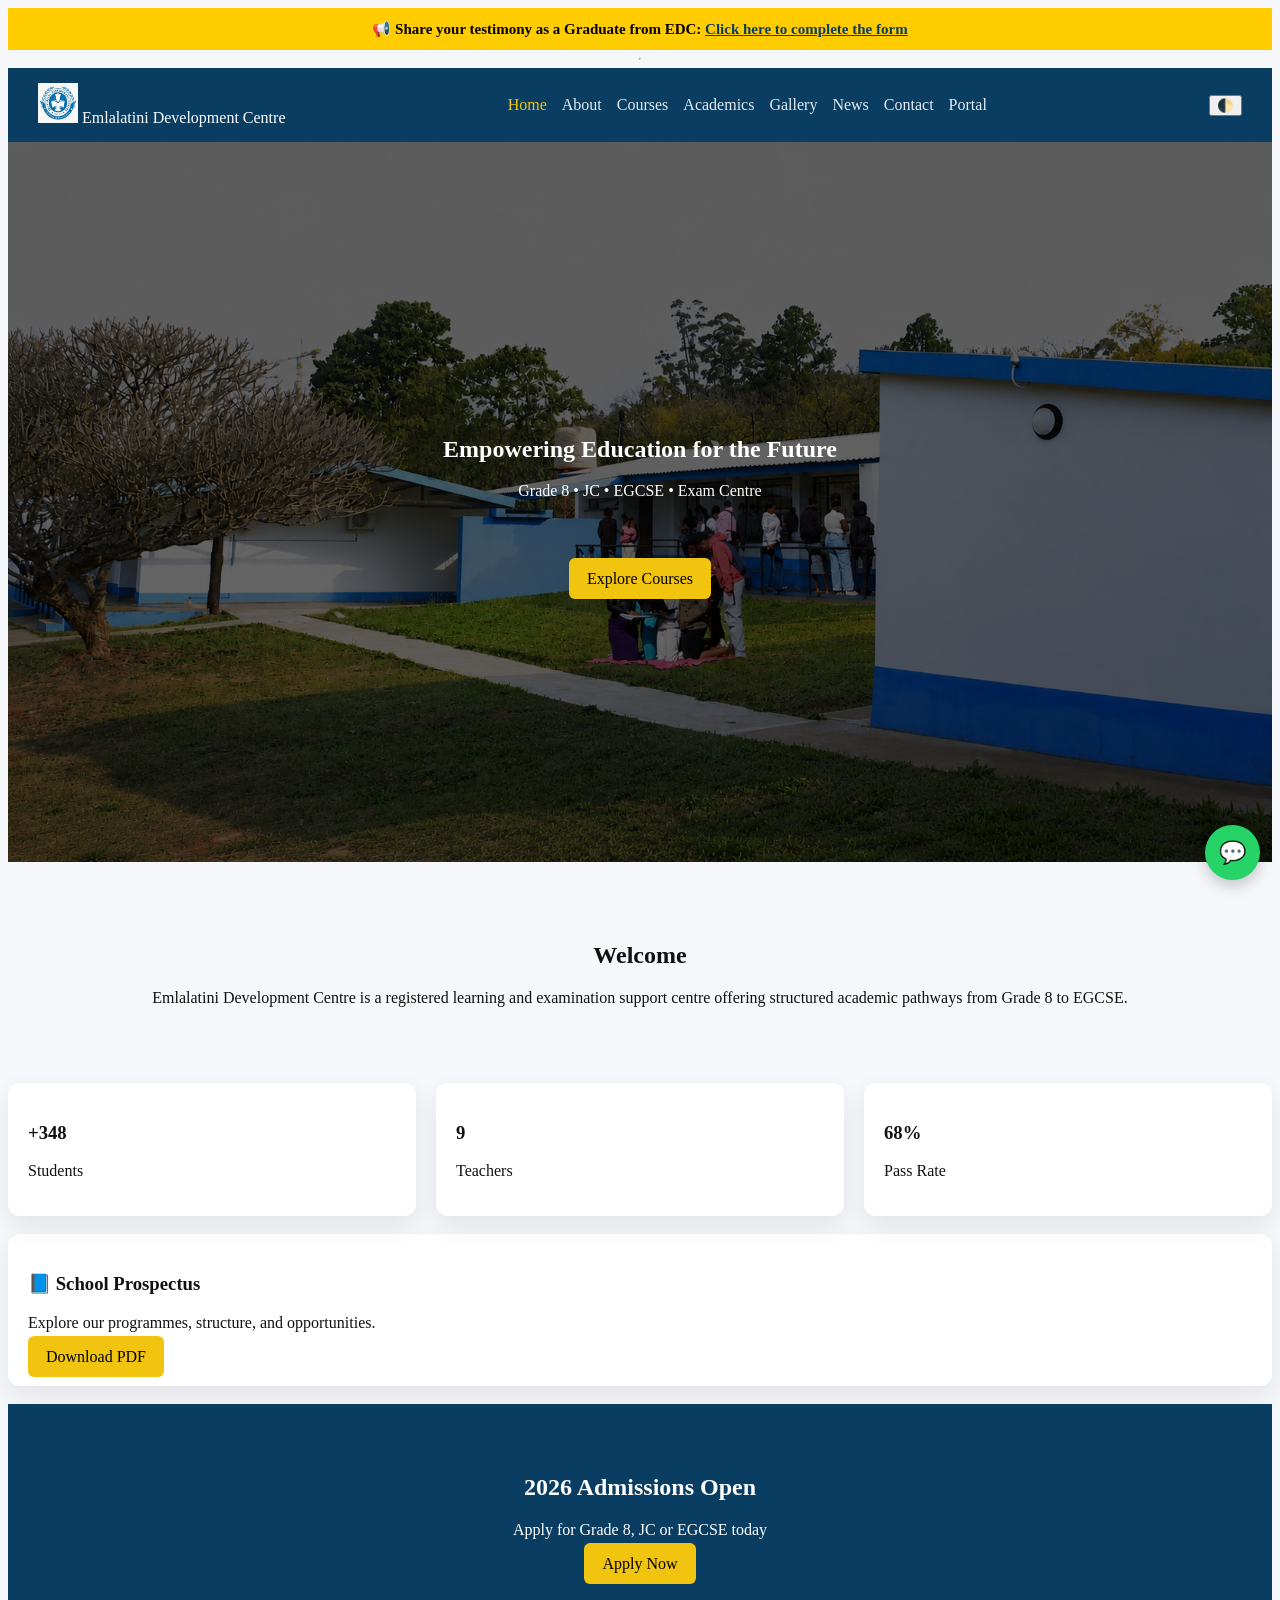
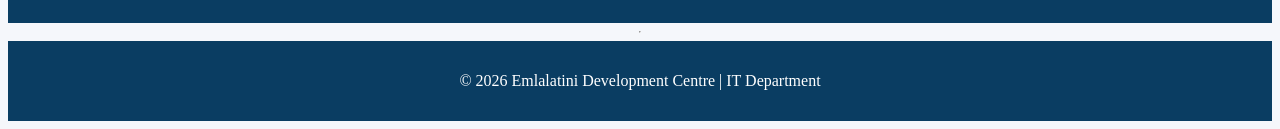
<file: index.html>
<!-- =====================================================
EMLALATINI DEVELOPMENT CENTRE - FINAL FRONTEND POLISH (LEVEL 3.5)
UX REFINED + CONSISTENT DESIGN + UPDATED COURSES + EXAM CENTRE
===================================================== -->


<!-- ================== index.html ================== -->
<!DOCTYPE html>
<html lang="en">
<head>
<meta charset="UTF-8">
<meta name="viewport" content="width=device-width, initial-scale=1.0">
<title>Emlalatini Development Centre | Home</title>
<meta name="description" content="Emlalatini Development Centre - Grade 8, JC, EGCSE and Exam Centre in Eswatini.">
<link href="https://fonts.googleapis.com/css2?family=Poppins:wght@300;400;500;600&display=swap" rel="stylesheet">
<link rel="stylesheet" href="style.css">
<script defer src="script.js"></script>
<link rel="icon" type="image/png" href="images/logo.png">

<!-- Google tag (gtag.js) -->
<script async src="https://www.googletagmanager.com/gtag/js?id=G-715D47XJZZ"></script>
<script>
  window.dataLayer = window.dataLayer || [];
  function gtag(){dataLayer.push(arguments);}
  gtag('js', new Date());

  gtag('config', 'G-715D47XJZZ');
</script>
  
</head>
<body>
<!-- CONSENT NOTICE -->
<div class="top-alert">
  📢 Share your testimony as a Graduate from EDC:
  <a href="https://forms.gle/ET1iYyrQh1qqPaEd9" target="_blank">
    Click here to complete the form
  </a>
</div>
  <hr>
<header class="header">
 <div class="logo" onclick="window.location='index.html'">
  <img src="images/logo.png" alt="Logo">
  <span>Emlalatini Development Centre</span>
</div>
  

  <nav id="nav">
    <a class="active" href="index.html">Home</a>
    <a href="about.html">About</a>
    <a href="courses.html">Courses</a>
    <a href="academics.html">Academics</a>
    <a href="gallery.html">Gallery</a>
    <a href="news.html">News</a>
    <a href="contact.html">Contact</a>
    <a href="login.html">Portal</a>
  </nav>
  <div class="actions">
    <button onclick="toggleDarkMode()" class="dark-btn">🌓</button>
    <div class="menu-toggle" onclick="toggleMenu()">☰</div>
  </div>
</header>

<section class="hero">
  <div class="hero-overlay"></div>
  <div class="hero-content">
    <h1>Empowering Education for the Future</h1>
    <p>Grade 8 • JC • EGCSE • Exam Centre</p><br><br><br>
    <a href="courses.html" class="btn">Explore Courses</a>
  </div>
</section>

<section class="section reveal">
  <h2>Welcome</h2>
  <p>Emlalatini Development Centre is a registered learning and examination support centre offering structured academic pathways from Grade 8 to EGCSE.</p>
</section>

<section class="stats reveal">
<div class="grid">
    <div class="card">
      <h3 class="counter" data-target="800"> +348</h3>
      <p>Students</p>
    </div>
    <div class="card">
      <h3 class="counter" data-target="25">9</h3>
      <p>Teachers</p>
    </div>
    <div class="card">
      <h3 class="counter" data-target="95">68%</h3>
      <p>Pass Rate </p>
    </div>
  </div>
</section>
<br>
<div class="card">
  <h3>📘 School Prospectus</h3>
  <p>Explore our programmes, structure, and opportunities.</p>
  <a href="docs/prospectus.pdf" class="btn" download>
    Download PDF
  </a>
</div>
<br>
<section class="cta">
  <h2>2026 Admissions Open</h2>
  <p>Apply for Grade 8, JC or EGCSE today</p>
  <a href="contact.html" class="btn">Apply Now</a>
</section>

<a href="https://wa.me/26876631842?text=Hello%20I%20want%20to%20enquire%20about%20admissions" 
   class="whatsapp-float" target="_blank">
  💬
</a>
<hr>
<footer><p>&copy; 2026 Emlalatini Development Centre | IT Department</p></footer>
</body>
</html>
</file>
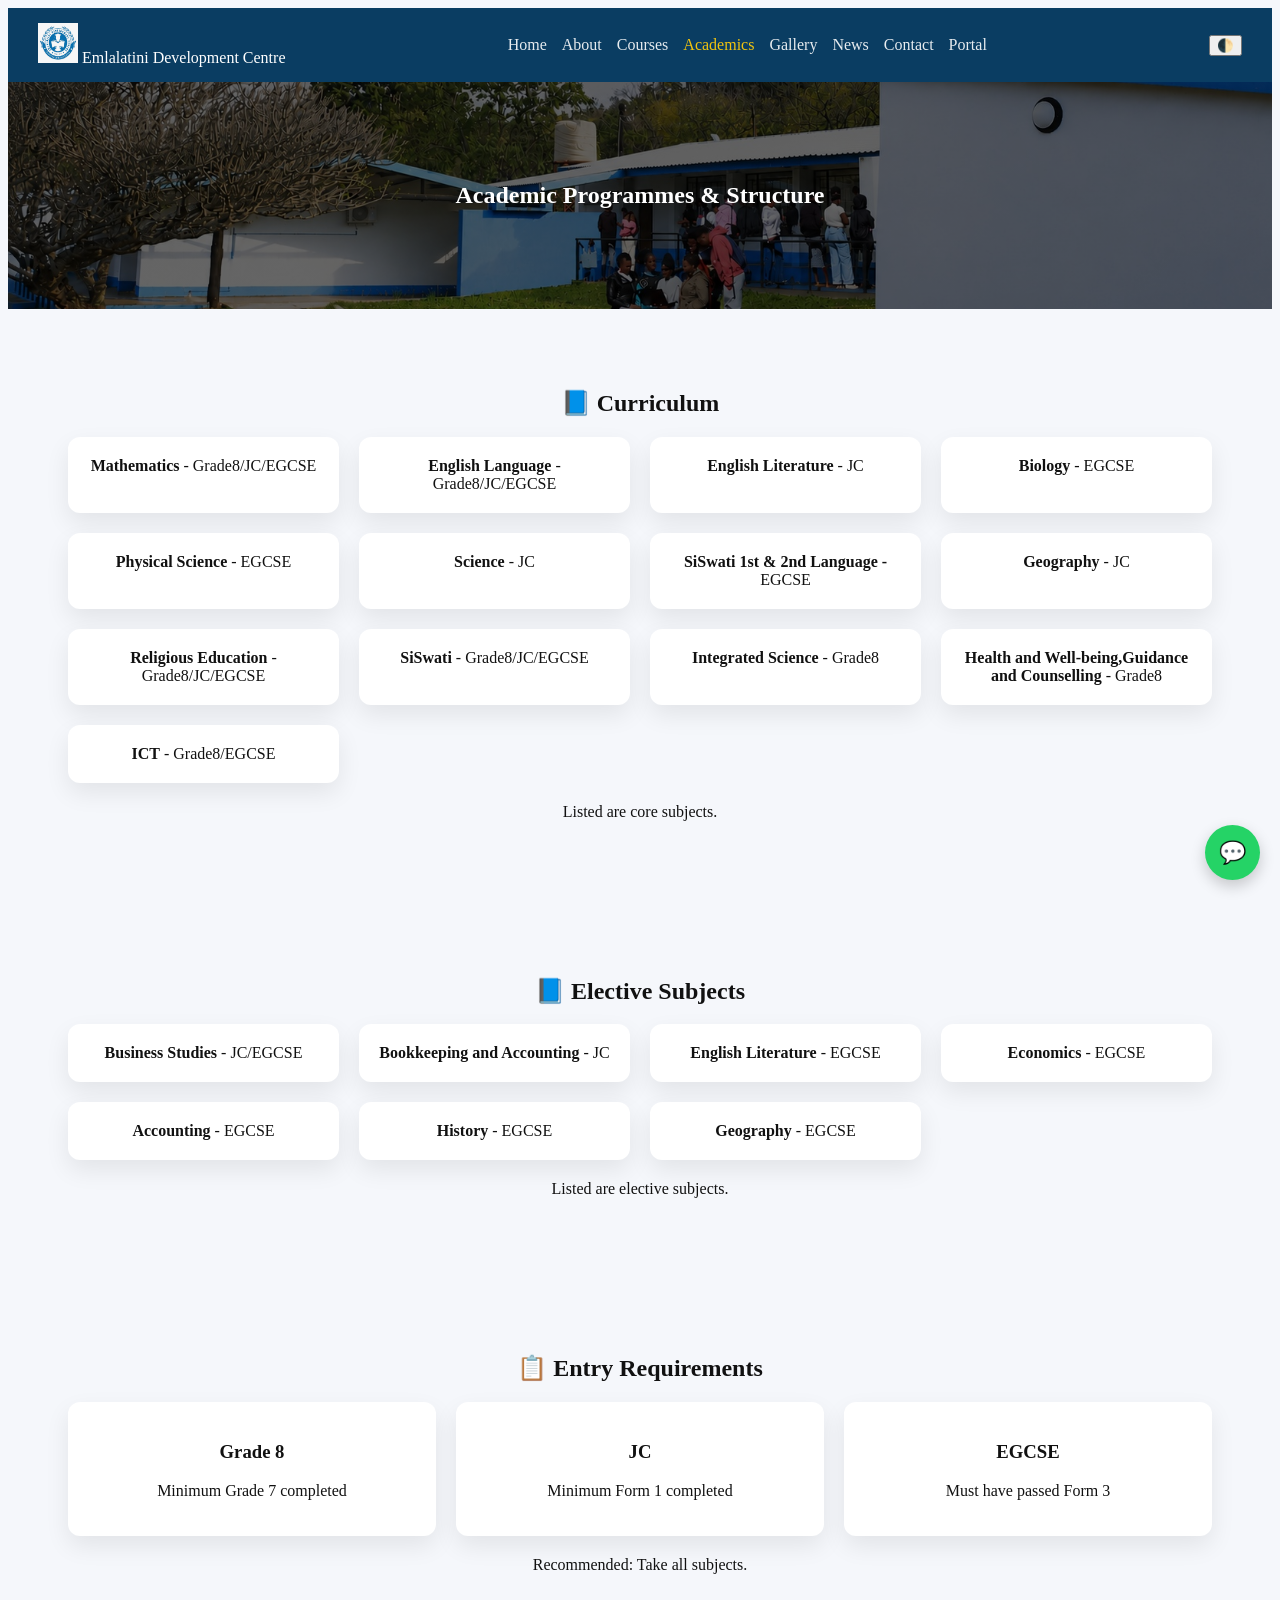
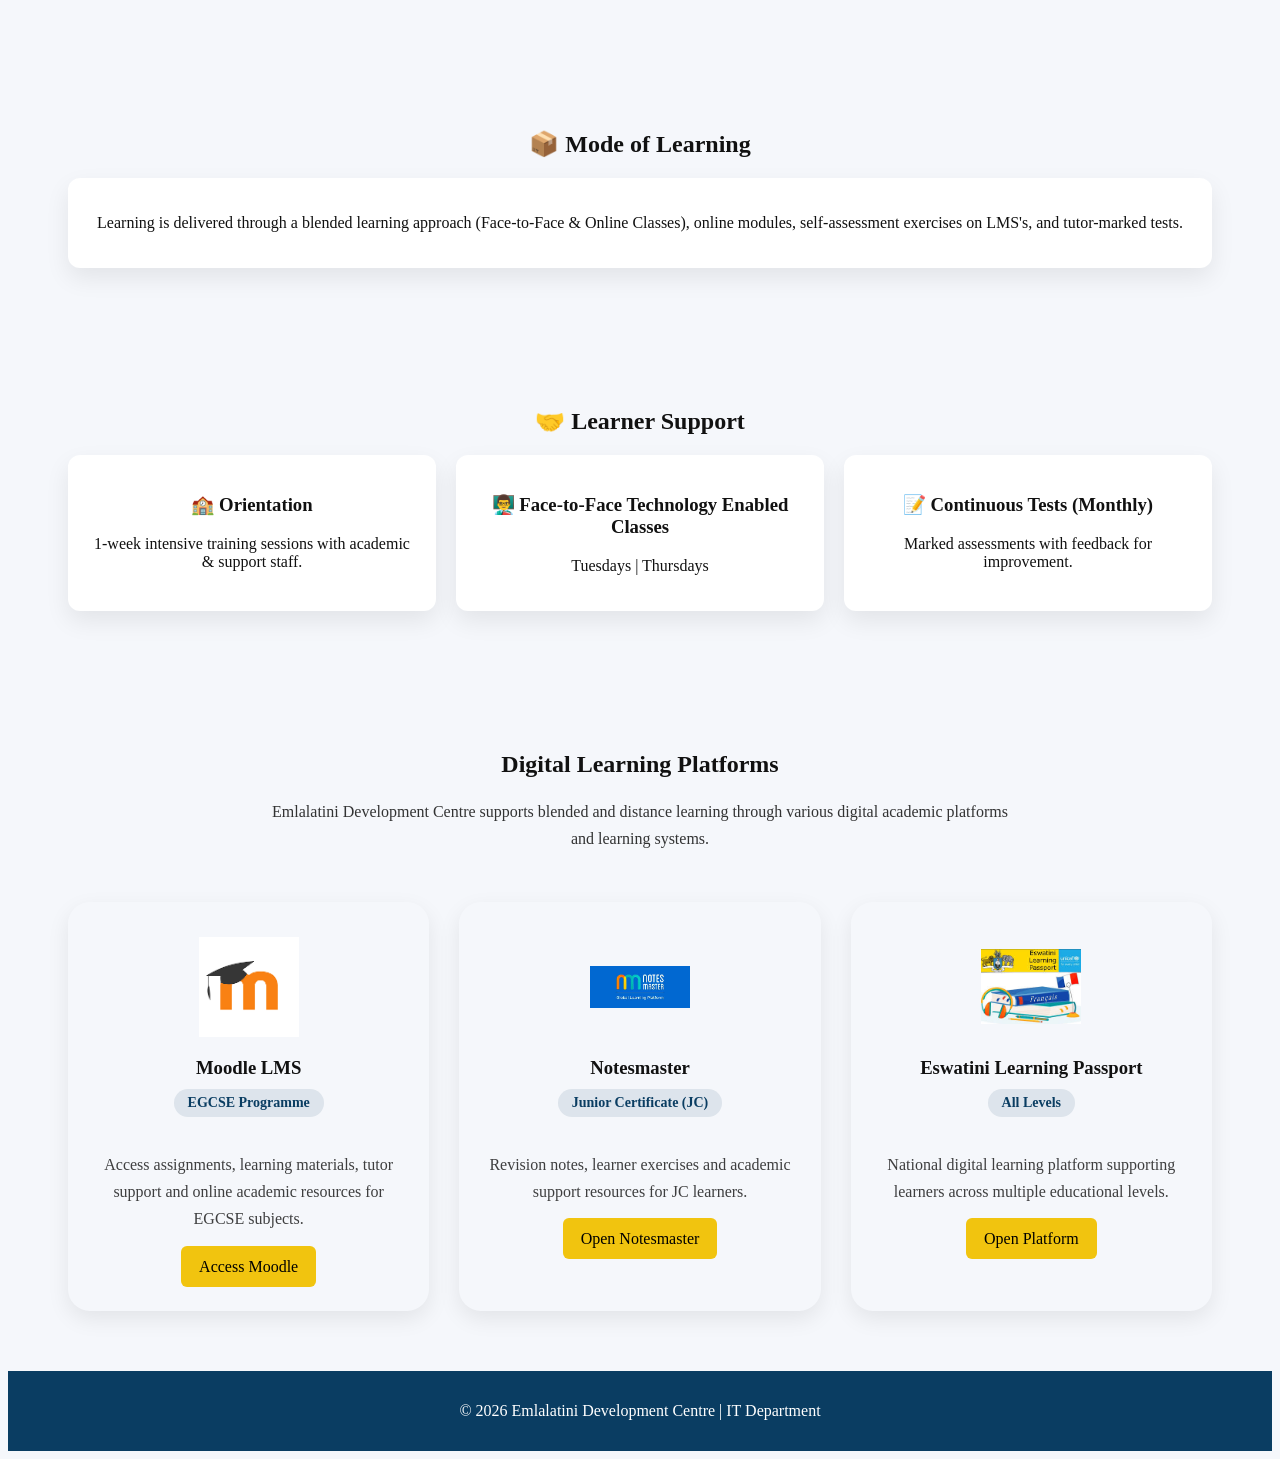
<file: academics.html>
<!DOCTYPE html>
<html lang="en">
<head>
<meta charset="UTF-8">
<meta name="viewport" content="width=device-width, initial-scale=1.0">
<title>Academics | Emlalatini</title>
<link rel="stylesheet" href="style.css">
<script defer src="script.js"></script>
<link rel="icon" type="image/png" href="images/logo.png">

<!-- Google tag (gtag.js) -->
<script async src="https://www.googletagmanager.com/gtag/js?id=G-715D47XJZZ"></script>
<script>
  window.dataLayer = window.dataLayer || [];
  function gtag(){dataLayer.push(arguments);}
  gtag('js', new Date());

  gtag('config', 'G-715D47XJZZ');
</script>
  
</head>
<body>

<header class="header">
  <div class="logo" onclick="window.location='index.html'">
  <img src="images/logo.png" alt="Logo">
  <span>Emlalatini Development Centre</span>
</div>
  
  <nav id="nav">
    <a href="index.html">Home</a>
    <a href="about.html">About</a>
    <a href="courses.html">Courses</a>
    <a class="active" href="academics.html">Academics</a>
    <a href="gallery.html">Gallery</a>
    <a href="news.html">News</a>
    <a href="contact.html">Contact</a>
    <a href="login.html">Portal</a>
  </nav>
  <div class="actions">
    <button onclick="toggleDarkMode()" class="dark-btn">🌓</button>
    <div class="menu-toggle" onclick="toggleMenu()">☰</div>
  </div>
</header>

<section class="page-hero">
  <h1>Academic Programmes & Structure</h1>
</section>

<!-- CURRICULUM -->
<section class="section reveal">
  <h2>📘 Curriculum</h2>
  <div class="grid">
    <div class="card"><b>Mathematics</b> - Grade8/JC/EGCSE</div>
    <div class="card"><b>English Language</b> - Grade8/JC/EGCSE</div>
    <div class="card"><b>English Literature</b> - JC</div>
    <div class="card"><B>Biology</B> - EGCSE</div>
    <div class="card"><b>Physical Science</b> - EGCSE</div>
    <div class="card"><b>Science</b> - JC</div>
    <div class="card"><b>SiSwati 1st & 2nd Language -</b> EGCSE</div>
    <div class="card"><b>Geography</b> - JC</div>
    <div class="card"><b>Religious Education</b> - Grade8/JC/EGCSE</div>
    <div class="card"><b>SiSwati</b> - Grade8/JC/EGCSE</div>
    <div class="card"><b>Integrated Science</b> - Grade8</div>
    <div class="card"><b>Health and Well-being,Guidance and Counselling</b> - Grade8</div>
    <div class="card"><b>ICT</b> - Grade8/EGCSE</div>

  </div>
  <p style="margin-top:20px;">Listed are core subjects.</p>
</section>

<section class="section reveal">
  <h2>📘 Elective Subjects</h2>
  <div class="grid">
    <div class="card"><b>Business Studies</b> - JC/EGCSE</div>
    <div class="card"><b>Bookkeeping and Accounting</b> - JC</div>
    <div class="card"><b>English Literature</b> - EGCSE</div>
    <div class="card"><B>Economics</B> - EGCSE</div>
    <div class="card"><b>Accounting</b> - EGCSE</div>
    <div class="card"><b>History</b> - EGCSE</div>
    <div class="card"><b>Geography </b>- EGCSE</div>

  </div>
  <p style="margin-top:20px;">Listed are elective subjects.</p>
  </section>
<!-- ENTRY REQUIREMENTS -->
<section class="section reveal">
  <h2>📋 Entry Requirements</h2>
  <div class="grid">
    <div class="card">
      <h3>Grade 8</h3>
      <p>Minimum Grade 7 completed</p>
    </div>
    <div class="card">
      <h3>JC</h3>
      <p>Minimum Form 1 completed</p>
    </div>
    <div class="card">
      <h3>EGCSE</h3>
      <p>Must have passed Form 3</p>
    </div>
  </div>
  <p style="margin-top:20px;">Recommended: Take all subjects.</p>
</section>

<!-- MODE OF DELIVERY -->
<section class="section reveal">
  <h2>📦 Mode of Learning</h2>
  <div class="card">
    <p>
      Learning is delivered through a blended learning approach (Face-to-Face & Online Classes),
      online modules, self-assessment exercises on LMS's, and tutor-marked tests.
    </p>
  </div>
</section>

<!-- SUPPORT SYSTEM -->
<section class="section reveal">
  <h2>🤝 Learner Support</h2>

  <div class="grid">
    <div class="card">
      <h3>🏫 Orientation</h3>
      <p>1-week intensive training sessions with academic & support staff.</p>
    </div>

    <div class="card">
      <h3>👨‍🏫 Face-to-Face Technology Enabled Classes</h3>
      <p>Tuesdays | Thursdays</p>
    </div>

    <div class="card">
      <h3>📝 Continuous Tests (Monthly)</h3>
      <p>Marked assessments with feedback for improvement.</p>
    </div>
  </div>
</section>

  <!-- DIGITAL LEARNING PLATFORMS -->
<section class="section reveal" id="platforms">

  <div class="section-title">
    <h2>Digital Learning Platforms</h2>

    <p>
      Emlalatini Development Centre supports blended and
      distance learning through various digital academic
      platforms and learning systems.
    </p>
  </div>

  <div class="platform-grid">

    <!-- MOODLE -->
    <div class="platform-card">

      <div class="platform-icon">
        <img src="images/moodle.png" alt="Moodle LMS">
      </div>

      <h3>Moodle LMS</h3>

      <span class="platform-level">
        EGCSE Programme
      </span>

      <p>
        Access assignments, learning materials,
        tutor support and online academic resources
        for EGCSE subjects.
      </p>

      <a href="https://edc.colvee.org/"
         target="_blank"
         class="btn">

         Access Moodle

      </a>

    </div>

    <!-- NOTESMASTER -->
    <div class="platform-card">

      <div class="platform-icon">
        <img src="images/notesmaster.jpg" alt="Notesmaster">
      </div>

      <h3>Notesmaster</h3>

      <span class="platform-level">
        Junior Certificate (JC)
      </span>

      <p>
        Revision notes, learner exercises and
        academic support resources for JC learners.
      </p>

      <a href="https://notesmaster.com/"
         target="_blank"
         class="btn">

         Open Notesmaster

      </a>

    </div>

    <!-- LEARNING PASSPORT -->
    <div class="platform-card">

      <div class="platform-icon">
        <img src="images/ELP.jpg"
             alt="Eswatini Learning Passport">
      </div>

      <h3>Eswatini Learning Passport</h3>

      <span class="platform-level">
        All Levels
      </span>

      <p>
        National digital learning platform supporting
        learners across multiple educational levels.
      </p>

      <a href="https://eswatini.learningpassport.org/"
         target="_blank"
         class="btn">

         Open Platform

      </a>

    </div>

  </div>

</section>
  
<a href="https://wa.me/26876631842?text=Hello%20I%20want%20to%20enquire%20about%20admissions" 
   class="whatsapp-float" target="_blank">
  💬
</a>

<footer><p>&copy; 2026 Emlalatini Development Centre | IT Department</p></footer>
</body>
</html>
</file>
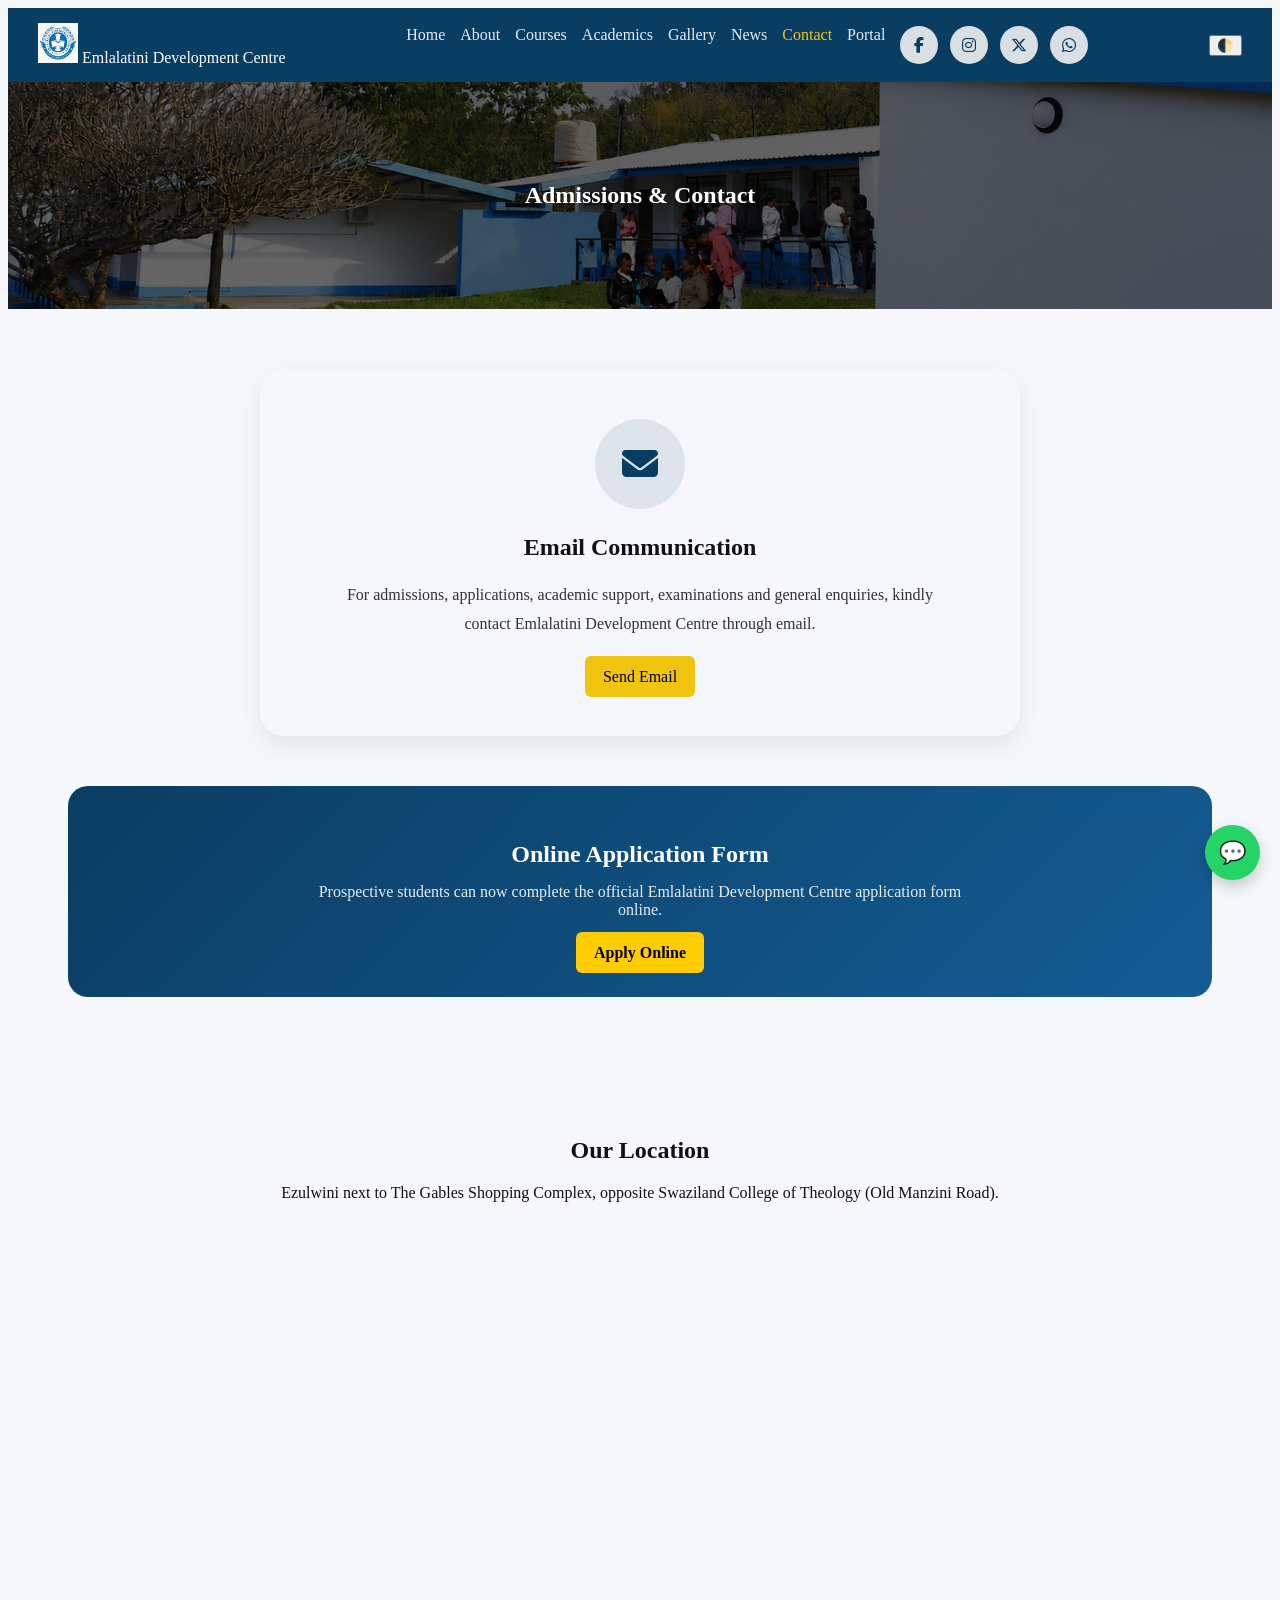
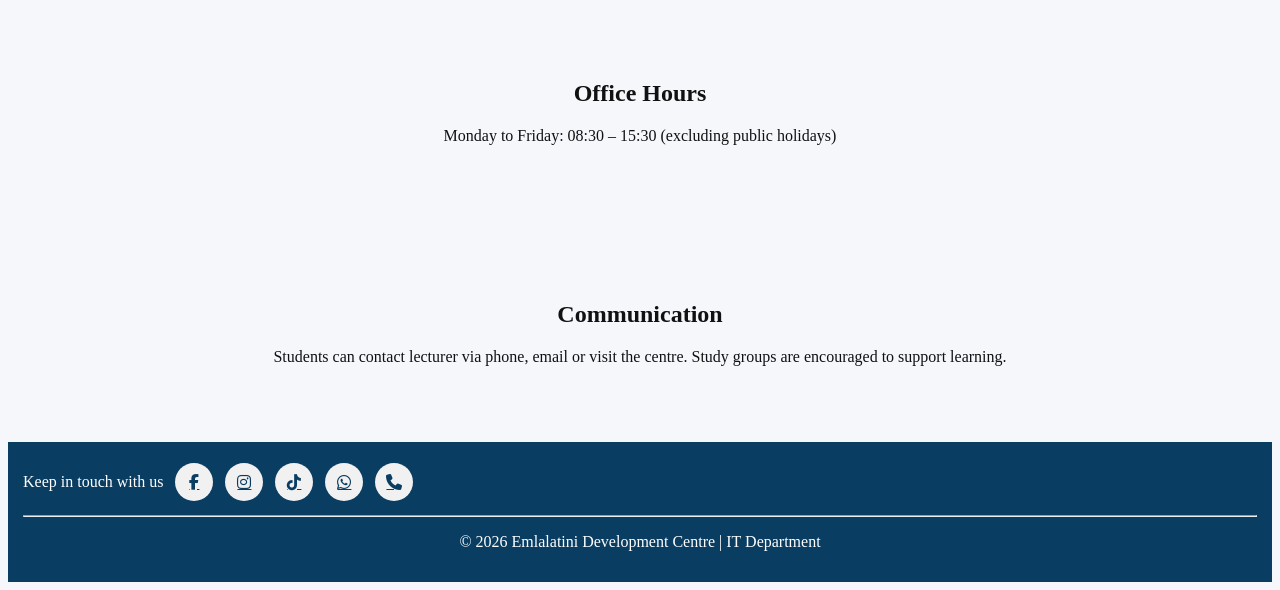
<file: contact.html>
<!-- ================== contact.html ================== -->
<!DOCTYPE html>
<html lang="en">
<head>
<meta charset="UTF-8">
<meta name="viewport" content="width=device-width, initial-scale=1.0">
<title>Contact | Emlalatini</title>
<link rel="stylesheet" href="style.css">
<script defer src="script.js"></script>
<link rel="icon" type="image/png" href="images/logo.png">
  <link rel="stylesheet" href="https://cdnjs.cloudflare.com/ajax/libs/font-awesome/6.5.0/css/all.min.css">

<!-- Google tag (gtag.js) -->
<script async src="https://www.googletagmanager.com/gtag/js?id=G-715D47XJZZ"></script>
<script>
  window.dataLayer = window.dataLayer || [];
  function gtag(){dataLayer.push(arguments);}
  gtag('js', new Date());

  gtag('config', 'G-715D47XJZZ');
</script>
  
</head>
<body>
<header class="header">
  <div class="logo" onclick="window.location='index.html'">
  <img src="images/logo.png" alt="Logo">
  <span>Emlalatini Development Centre</span>
</div>
  
  <nav id="nav">
    <a href="index.html">Home</a>
    <a href="about.html">About</a>
    <a href="courses.html">Courses</a>
    <a href="academics.html">Academics</a>
    <a href="gallery.html">Gallery</a>
    <a href="news.html">News</a>
    <a class="active" href="contact.html">Contact</a>
    <a href="login.html">Portal</a>

<!-- SOCIAL LINKS -->
<div class="social-links">
  <a href="https://facebook.com/emlalatini development centre" target="_blank" aria-label="Facebook">
    <i class="fab fa-facebook-f"></i>
  </a>

  <a href="https://instagram.com/emlalatini.development.centre" target="_blank" aria-label="Instagram">
    <i class="fab fa-instagram"></i>
  </a>

  <a href="https://tiktok.com/emlalatini.development" target="_blank" aria-label="X">
    <i class="fab fa-x-twitter"></i>
  </a>

  <a href="https://wa.me/26876631842?text=Hello%20I%20want%20to%20enquire%20about%20admissions" target="_blank" aria-label="WhatsApp">
    <i class="fab fa-whatsapp"></i>
  </a>
</div>
    
  </nav>
  <div class="actions">
    <button onclick="toggleDarkMode()" class="dark-btn">🌓</button>
    <div class="menu-toggle" onclick="toggleMenu()">☰</div>
  </div>
</header>

<section class="page-hero"><h1>Admissions & Contact</h1></section>

<section class="section">

  <!-- EMAIL COMMUNICATION -->
<div class="contact-card">

  <div class="contact-icon">
    <i class="fas fa-envelope"></i>
  </div>

  <h2>Email Communication</h2>

  <p>
    For admissions, applications, academic support,
    examinations and general enquiries, kindly contact
    Emlalatini Development Centre through email.
  </p>

  <a href="mailto:edc.eswatini@gmail.com"
     class="btn">

     Send Email

  </a>

</div>

  <!-- APPLICATION CTA -->
  <div class="application-box">

    <h2>Online Application Form</h2>

    <p>
      Prospective students can now complete the official
      Emlalatini Development Centre application form online.
    </p>

    <a href="https://forms.gle/f9oYS4cJyTY8xWpH6"
       target="_blank"
       class="btn apply-btn">

      Apply Online

    </a>

  </div>

</section>

<!-- ================== contact.html (UPDATED) ================== -->
<section class="section reveal">
  <h2>Our Location</h2>
  <p>Ezulwini next to The Gables Shopping Complex, opposite Swaziland College of Theology (Old Manzini Road).</p>
<section class="section">

  <br>

  <iframe 
    src="https://maps.google.com/maps?q=Ezulwini%20Swaziland&t=&z=13&ie=UTF8&iwloc=&output=embed"
    width="100%" 
    height="300" 
    style="border:0;"
    loading="lazy">
  </iframe>
</section>
  <h2>Office Hours</h2>
  <p>Monday to Friday: 08:30 – 15:30 (excluding public holidays)</p>
</section>

<section class="section reveal">
  <h2>Communication</h2>
  <p>Students can contact lecturer via phone, email or visit the centre. Study groups are encouraged to support learning.</p>
</section>

<a href="https://wa.me/26876631842?text=Hello%20I%20want%20to%20enquire%20about%20admissions" 
   class="whatsapp-float" target="_blank">
  💬
</a>

   <!-- SOCIAL LINKS -->

<footer>
  <div class="social-links">
  <p>Keep in touch with us</p>
  <a href="https://facebook.com/emlalatini development centre" target="_blank" aria-label="Facebook">
    <i class="fab fa-facebook-f"></i>
  </a>

  <a href="https://instagram.com/emlalatini.development.centre" target="_blank" aria-label="Instagram">
    <i class="fab fa-instagram"></i>
  </a>

 <a href="https://tiktok.com/emlalatini.development"
     target="_blank"
     aria-label="TikTok">
    <i class="fab fa-tiktok"></i>
  </a>

  <a href="https://wa.me/26876631842?text=Hello%20I%20want%20to%20enquire%20about%20admissions"
     target="_blank"
     aria-label="WhatsApp">
    <i class="fab fa-whatsapp"></i>
  </a>

  <!-- PHONE -->
  <a href="tel:+26876631842"
     aria-label="Phone">
    <i class="fas fa-phone"></i>
  </a>
</div>
  <hr>
  <p>&copy; 2026 Emlalatini Development Centre | IT Department</p>
</footer>
</body>
</html>
</file>
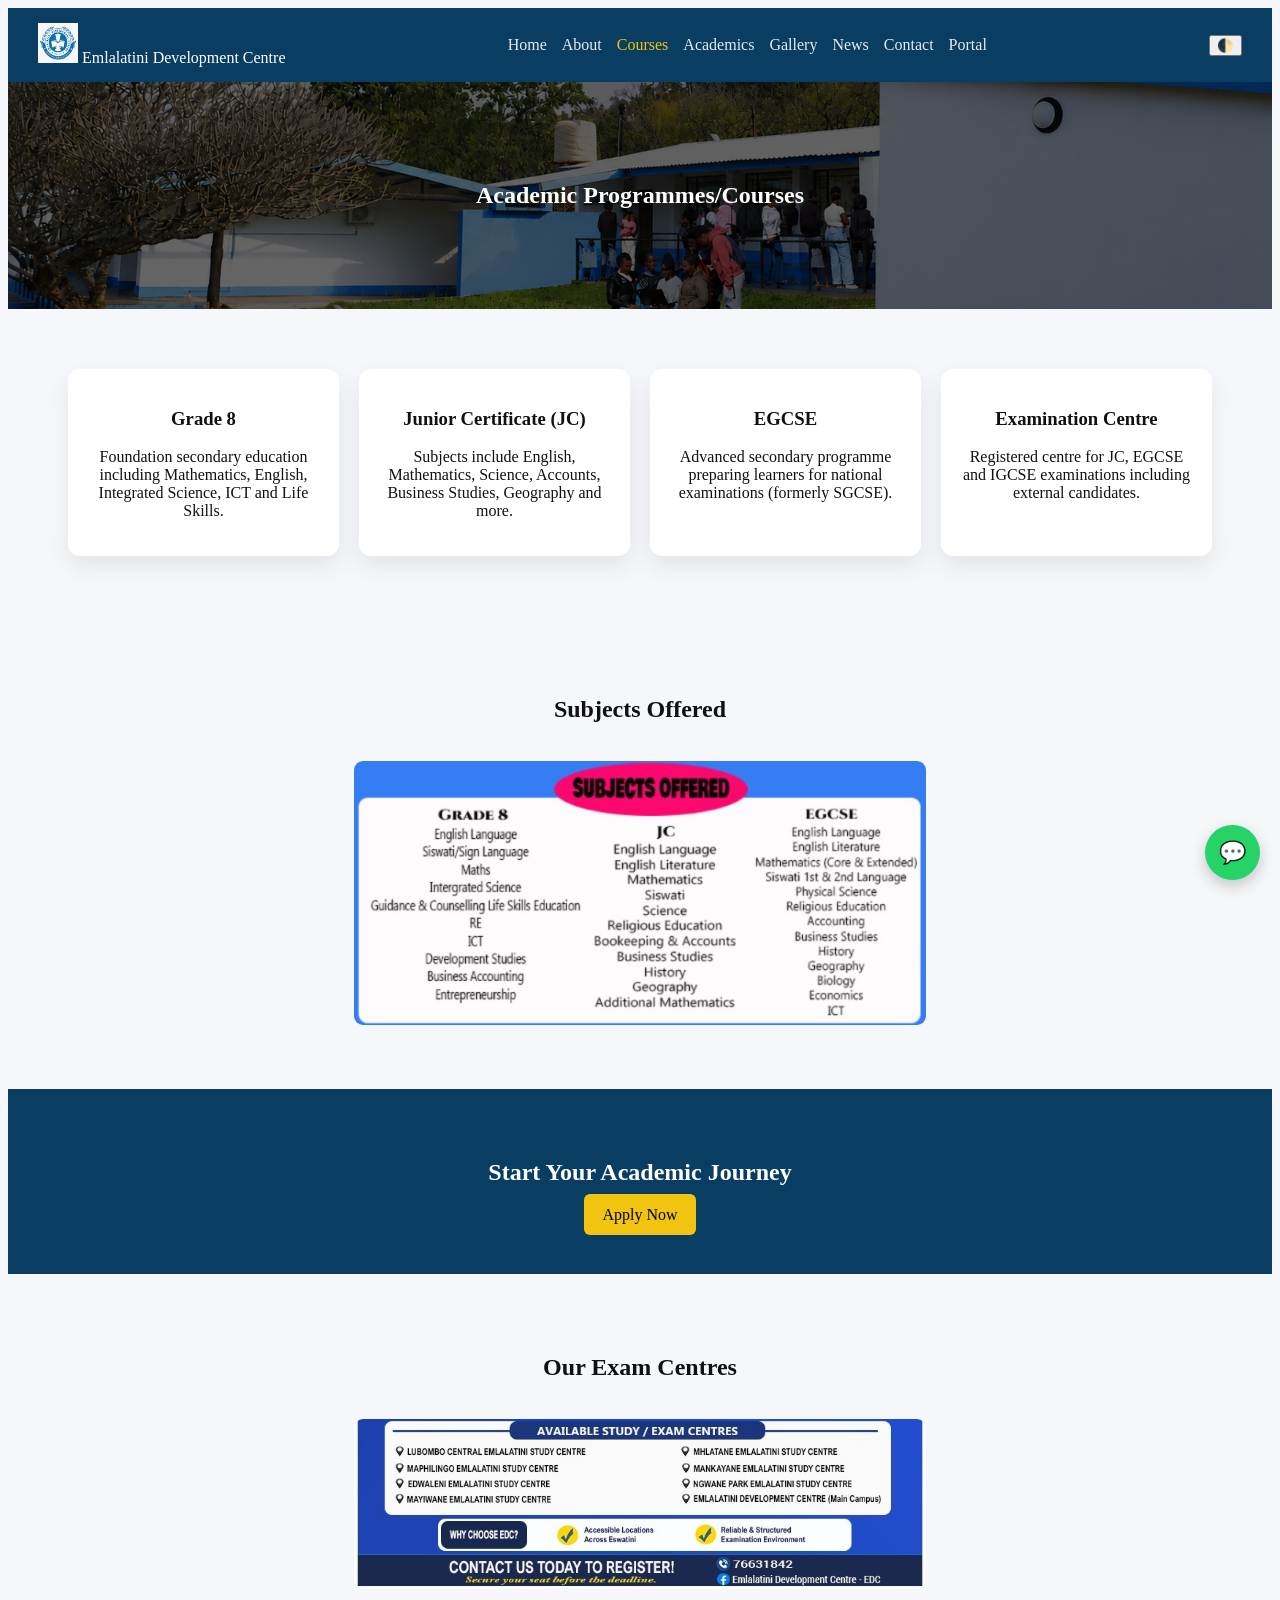
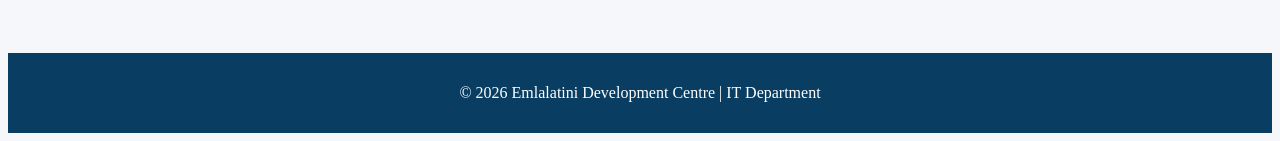
<file: courses.html>
<!-- ================== courses.html ================== -->
<!DOCTYPE html>
<html lang="en">
<head>
<meta charset="UTF-8">
<meta name="viewport" content="width=device-width, initial-scale=1.0">
<title>Courses | Emlalatini</title>
<link rel="stylesheet" href="style.css">
<script defer src="script.js"></script>
<link rel="icon" type="image/png" href="images/logo.png">

<!-- Google tag (gtag.js) -->
<script async src="https://www.googletagmanager.com/gtag/js?id=G-715D47XJZZ"></script>
<script>
  window.dataLayer = window.dataLayer || [];
  function gtag(){dataLayer.push(arguments);}
  gtag('js', new Date());

  gtag('config', 'G-715D47XJZZ');
</script>
  
</head>
<body>
<header class="header">
  <div class="logo" onclick="window.location='index.html'">
  <img src="images/logo.png" alt="Logo">
  <span>Emlalatini Development Centre</span>
</div>
  
  <nav id="nav">
    <a href="index.html">Home</a>
    <a href="about.html">About</a>
    <a class="active" href="courses.html">Courses</a>
    <a href="academics.html">Academics</a>
    <a href="gallery.html">Gallery</a>
    <a href="news.html">News</a>
    <a href="contact.html">Contact</a>
    <a href="login.html">Portal</a>
  </nav>
  <div class="actions">
    <button onclick="toggleDarkMode()" class="dark-btn">🌓</button>
    <div class="menu-toggle" onclick="toggleMenu()">☰</div>
  </div>
</header>

<section class="page-hero"><h1>Academic Programmes/Courses</h1></section>

<section class="section grid reveal">
  <div class="card hover">
    <h3>Grade 8</h3>
    <p>Foundation secondary education including Mathematics, English, Integrated Science, ICT and Life Skills.</p>
  </div>

  <div class="card hover">
    <h3>Junior Certificate (JC)</h3>
    <p>Subjects include English, Mathematics, Science, Accounts, Business Studies, Geography and more.</p>
  </div>

  <div class="card hover">
    <h3>EGCSE</h3>
    <p>Advanced secondary programme preparing learners for national examinations (formerly SGCSE).</p>
  </div>

  <div class="card hover">
    <h3>Examination Centre</h3>
    <p>Registered centre for JC, EGCSE and IGCSE examinations including external candidates.</p>
  </div>
</section>

<!-- COURSE IMAGE BANNER -->
<section class="section reveal">
  <h2>Subjects Offered</h2>
  <br>
  <img src="images/courses.png" alt="Subjects Offered" style="width:50%;border-radius:09px;">
</section>

<section class="cta">
  <h2>Start Your Academic Journey</h2>
  <a href="contact.html" class="btn">Apply Now</a>
</section>

<!-- EXAM IMAGE -->
<section class="section reveal">
  <h2>Our Exam Centres</h2>
  <br>
  <img src="images/exam.jpg" alt="Exam Centre" style="width:50%;border-radius:09px;">
</section>

<a href="https://wa.me/26876631842?text=Hello%20I%20want%20to%20enquire%20about%20admissions" 
   class="whatsapp-float" target="_blank">
  💬
</a>

<footer><p>&copy; 2026 Emlalatini Development Centre | IT Department</p></footer>
</body>
</html>
</file>
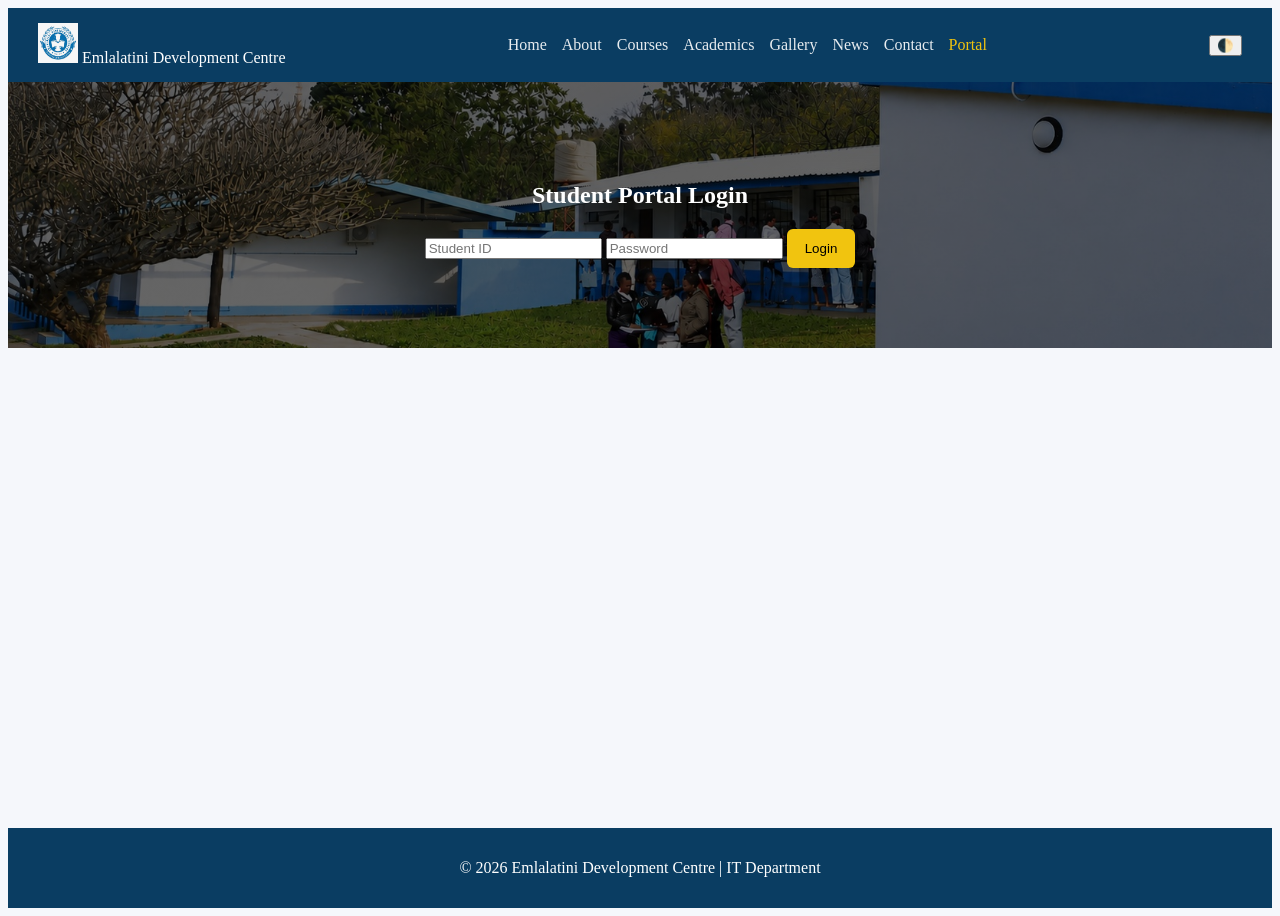
<file: login.html>
<!-- ================== login.html ================== -->
<!DOCTYPE html>
<html lang="en">
<head>
<meta charset="UTF-8">
<meta name="viewport" content="width=device-width, initial-scale=1.0">
<title>Portal Login</title>
<link rel="stylesheet" href="style.css">
<script defer src="script.js"></script>
<link rel="icon" type="image/png" href="images/logo.png">

<!-- Google tag (gtag.js) -->
<script async src="https://www.googletagmanager.com/gtag/js?id=G-715D47XJZZ"></script>
<script>
  window.dataLayer = window.dataLayer || [];
  function gtag(){dataLayer.push(arguments);}
  gtag('js', new Date());

  gtag('config', 'G-715D47XJZZ');
</script>
  
</head>
<body>

<header class="header">
  <div class="logo">
    <img src="images/logo.png" alt="Logo">
    <span>Emlalatini Development Centre</span>
  </div>
  <nav id="nav">
    <a href="index.html">Home</a>
    <a href="about.html">About</a>
    <a href="courses.html">Courses</a>
    <a href="academics.html">Academics</a>
    <a href="gallery.html">Gallery</a>
    <a href="news.html">News</a>
    <a href="contact.html">Contact</a>
    <a class="active" href="login.html">Portal</a>
  </nav>
  <div class="actions">
    <button onclick="toggleDarkMode()" class="dark-btn">🌓</button>
    <div class="menu-toggle" onclick="toggleMenu()">☰</div>
  </div>
</header>

<section class="page-hero">
  <h2>Student Portal Login</h2>
  <input id="user" placeholder="Student ID">
  <input id="pass" type="password" placeholder="Password">
  <button class="btn" onclick="loginUser()">Login</button>
</section>

<footer><p>&copy; 2026 Emlalatini Development Centre | IT Department</p></footer>
</body>
</html>
</file>
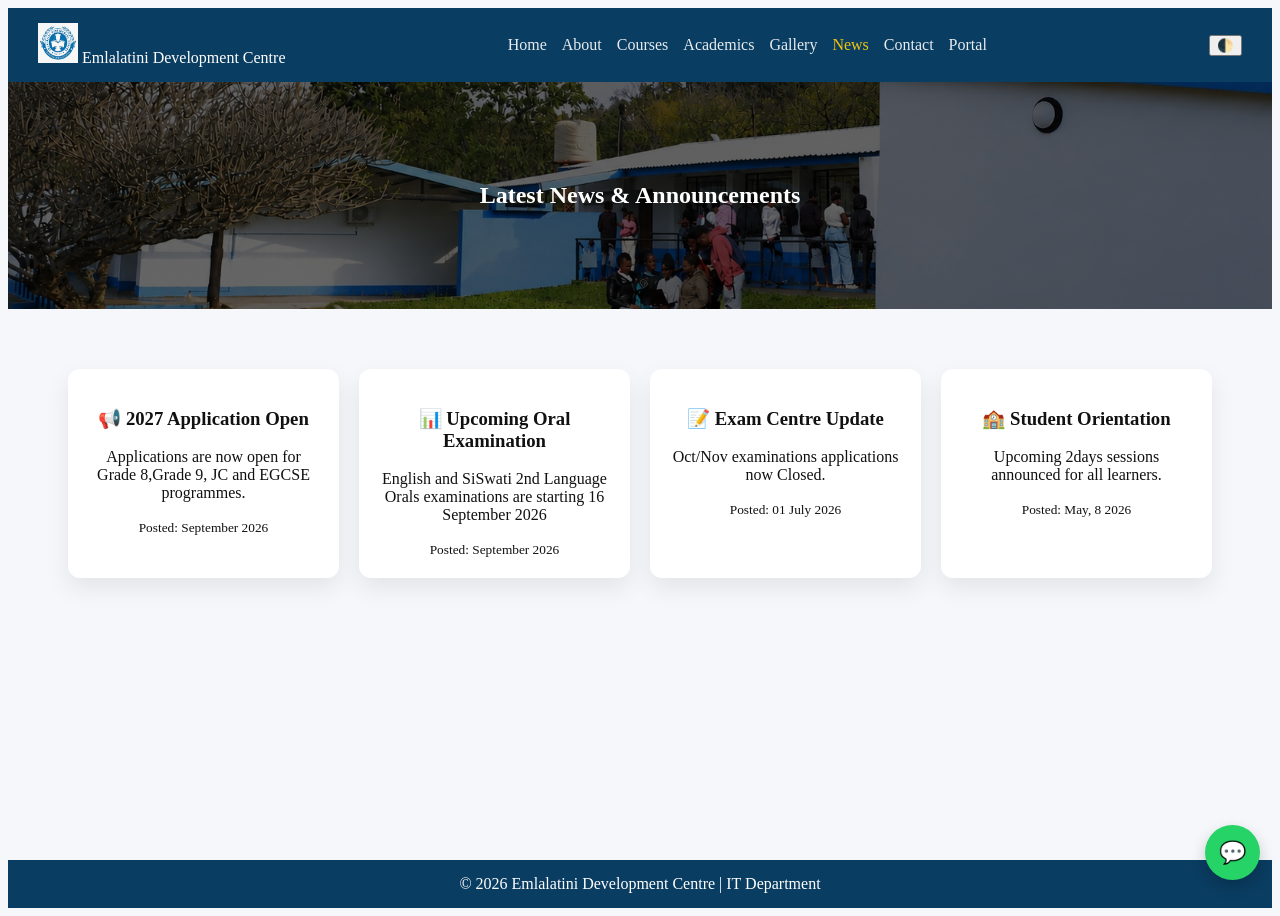
<file: news.html>
<!DOCTYPE html>
<html lang="en">
<head>
<meta charset="UTF-8">
<meta name="viewport" content="width=device-width, initial-scale=1.0">
<title>News | Emlalatini</title>
<link rel="stylesheet" href="style.css">
<script defer src="script.js"></script>
<link rel="icon" type="image/png" href="images/logo.png">

<!-- Google tag (gtag.js) -->
<script async src="https://www.googletagmanager.com/gtag/js?id=G-715D47XJZZ"></script>
<script>
  window.dataLayer = window.dataLayer || [];
  function gtag(){dataLayer.push(arguments);}
  gtag('js', new Date());

  gtag('config', 'G-715D47XJZZ');
</script>
  
</head>
<body>

<header class="header">
  <div class="logo">
    <img src="images/logo.png" alt="Logo">
    <span>Emlalatini Development Centre</span>
  </div>
  <nav id="nav">
    <a href="index.html">Home</a>
    <a href="about.html">About</a>
    <a href="courses.html">Courses</a>
    <a href="academics.html">Academics</a>
    <a href="gallery.html">Gallery</a>
    <a class="active" href="news.html">News</a>
    <a href="contact.html">Contact</a>
    <a href="login.html">Portal</a>
  </nav>
  <div class="actions">
    <button onclick="toggleDarkMode()" class="dark-btn">🌓</button>
    <div class="menu-toggle" onclick="toggleMenu()">☰</div>
  </div>
</header>

<section class="page-hero">
  <h1>Latest News & Announcements</h1>
</section>

<section class="section grid">

  <div class="card">
    <h3>📢 2027 Application Open</h3>
    <p>Applications are now open for Grade 8,Grade 9, JC and EGCSE programmes.</p>
    <small>Posted: September 2026</small>
  </div>

  <div class="card">
    <h3>📊 Upcoming Oral Examination</h3>
    <p>English and SiSwati 2nd Language Orals examinations are starting 16 September 2026</p>
    <small>Posted: September 2026</small>
  </div>

  <div class="card">
    <h3>📝 Exam Centre Update</h3>
    <p>Oct/Nov examinations applications now Closed.</p>
    <small>Posted: 01 July 2026</small>
  </div>

  <div class="card">
    <h3>🏫 Student Orientation</h3>
    <p>Upcoming 2days sessions announced for all learners.</p>
    <small>Posted: May, 8 2026</small>
  </div>

</section>

<a href="https://wa.me/26876631842?text=Hello%20I%20want%20to%20enquire%20about%20admissions" 
   class="whatsapp-float" target="_blank">
  💬
</a>

<footer class="footer">
  <p>&copy; 2026 Emlalatini Development Centre | IT Department</p>
</footer>

</body>
</html>
</file>
<file: style.css>
<!-- ================== style.css ================== -->
body{margin:0;font-family:Poppins,sans-serif;background:var(--bg);color:var(--text);scroll-behavior:smooth;}
:root{--bg:#f5f7fb;--text:#111;--primary:#0a3d62;--accent:#f1c40f;}
body.dark{--bg:#0f172a;--text:#e5e7eb;}

.header{display:flex;justify-content:space-between;align-items:center;padding:15px 30px;background:var(--primary);color:#fff;position:sticky;top:0;z-index:1000;}
nav{display:flex;gap:15px;}
nav a{color:#fff;text-decoration:none;opacity:.9;}
nav a.active,nav a:hover{opacity:1;color:var(--accent);}

.hero{height:80vh;display:flex;align-items:center;justify-content:center;text-align:center;position:relative;background:url('images/banner.jpg') center/cover;color:#fff;}
.hero-overlay{position:absolute;inset:0;background:rgba(0,0,0,.6);}
.hero-content{position:relative;}

.section{padding:60px;text-align:center;}

.grid{display:grid;grid-template-columns:repeat(auto-fit,minmax(220px,1fr));gap:20px;}
.card{background:#fff;padding:20px;border-radius:12px;box-shadow:0 10px 25px rgba(0,0,0,.08);transition:.3s;}
.card:hover{transform:translateY(-6px);}

.cta{background:var(--primary);color:#fff;padding:50px;text-align:center;}

.btn{background:var(--accent);padding:12px 18px;border:none;border-radius:6px;cursor:pointer;text-decoration:none;color:#000;}

.reveal{opacity:0;transform:translateY(30px);transition:1s;}
.reveal.active{opacity:1;transform:translateY(0);}

@media(max-width:768px){nav{display:none;flex-direction:column;position:absolute;top:60px;right:0;background:var(--primary);padding:20px;}nav.show{display:flex;}}

/* TIMELINE */
.timeline {
  border-left: 3px solid var(--primary);
  padding-left: 20px;
  max-width: 700px;
  margin: auto;
}

.timeline-item {
  margin-bottom: 20px;
}

.timeline-item span {
  font-weight: bold;
  color: var(--primary);
}

/* PAGE HERO */
.page-hero {
  background: linear-gradient(rgba(0,0,0,.6), rgba(0,0,0,.6)),
              url('images/banner.jpg') center/cover;
  color: #fff;
  text-align: center;
  padding: 80px 20px;
}

/* CARD IMPROVEMENT */
.card {
  background: #fff;
  border-radius: 12px;
  padding: 20px;
  box-shadow: 0 10px 25px rgba(0,0,0,0.08);
  transition: 0.3s;
}

.card:hover {
  transform: translateY(-5px);
}

/* GRID */
.grid {
  display: grid;
  grid-template-columns: repeat(auto-fit, minmax(220px,1fr));
  gap: 20px;
}
background: url('images/banner.jpg');

/* LOGO */
.logo {
  display: flex;
  align-items: center;
  gap: 10px;
  cursor: pointer;
}

.logo img {
  height: 40px;
}

/* GALLERY GRID */
.gallery-grid {
  display: grid;
  grid-template-columns: repeat(auto-fit, minmax(200px,1fr));
  gap: 15px;
}

.gallery-grid img {
  width: 100%;
  border-radius: 10px;
  cursor: pointer;
  transition: 0.3s;
}

.gallery-grid img:hover {
  transform: scale(1.05);
}

/* FOOTER FIX */
body {
  display: flex;
  flex-direction: column;
  min-height: 100vh;
}

footer {
  margin-top: auto;
  text-align: center;
  padding: 15px;
  background: #0a3d62;
  color: white;
}

/* CENTER FOOTER */
.footer p {
  margin: 0;
}

/* HAMBURGER DEFAULT (HIDDEN ON DESKTOP) */
.menu-toggle {
  display: none;
  font-size: 24px;
  cursor: pointer;
}

/* MOBILE VIEW */
@media (max-width: 768px) {

  .menu-toggle {
    display: block;
  }

  nav {
    display: none;
    flex-direction: column;
    position: absolute;
    top: 70px;
    right: 0;
    background: var(--primary);
    width: 200px;
    padding: 20px;
  }

  nav.show {
    display: flex;
  }
}

:root {
  --bg: #f5f7fb;
  --text: #111;
  --primary: #0a3d62;
}

body {
  background: var(--bg);
  color: var(--text);
}

body.dark {
  --bg: #0f172a;
  --text: #e5e7eb;
}
body.dark .card {
  background: #1e293b;
  color: #e5e7eb;
}

body.dark nav {
  background: #0a3d62;
}

.whatsapp-float {
  position: fixed;
  bottom: 20px;
  right: 20px;
  background: #25D366;
  color: white;
  font-size: 22px;
  width: 55px;
  height: 55px;
  display: flex;
  align-items: center;
  justify-content: center;
  border-radius: 50%;
  text-decoration: none;
  box-shadow: 0 6px 15px rgba(0,0,0,0.2);
  z-index: 999;
  transition: 0.3s;
}

.whatsapp-float:hover {
  transform: scale(1.1);
}

/* CAROUSEL */
.carousel {
  position: relative;
  max-width: 800px;
  margin: auto;
}

/* SLIDES (FADE STYLE) */
.slide {
  position: absolute;
  width: 100%;
  opacity: 0;
  transition: opacity 0.6s ease-in-out;
  text-align: center;
}

.slide.active {
  opacity: 1;
  position: relative;
}

/* IMAGE (UNIFORM + RESPONSIVE) */
.slide img {
  width: 100%;
  height: 220px;              /* 🔥 uniform height */
  object-fit: cover;          /* 🔥 clean cropping */
  border-radius: 12px;
  display: block;
  transition: transform 0.4s ease; /* hover animation */
}

/* HOVER EFFECT */
.slide:hover img {
  transform: scale(1.05);
}

/* OPTIONAL (MODERN RESPONSIVE CONTROL) */
@supports (aspect-ratio: 16/9) {
  .slide img {
    height: auto;
    aspect-ratio: 16 / 9;     /* 🔥 keeps consistent ratio */
  }
}

/* CAPTION */
.slide p {
  margin-top: 12px;
  font-size: 14px;
  color: var(--text);
  opacity: 0.85;
  line-height: 1.4;
  padding: 0 10px;
}

/* CONTROLS */
.prev, .next {
  position: absolute;
  top: 45%;
  transform: translateY(-50%);
  background: rgba(0,0,0,0.5);
  color: white;
  border: none;
  padding: 10px;
  cursor: pointer;
  border-radius: 50%;
}

.prev { left: 10px; }
.next { right: 10px; }

/* DOTS */
.dots {
  text-align: center;
  margin-top: 15px;
}

.dot {
  height: 10px;
  width: 10px;
  margin: 5px;
  display: inline-block;
  background: #bbb;
  border-radius: 50%;
  cursor: pointer;
}

.dot.active {
  background: var(--primary);
}

/* SOCIAL LINKS */
.social-links {
  display: flex;
  gap: 12px;
  align-items: center;
}

.social-links a {
  display: flex;
  align-items: center;
  justify-content: center;
  width: 38px;
  height: 38px;
  border-radius: 50%;
  background: #f1f1f1;
  color: #0a3d62;
  transition: all 0.3s ease;
  font-size: 16px;
}

/* HOVER EFFECTS */
.social-links a:hover {
  transform: translateY(-3px) scale(1.05);
  color: white;
}

/* BRAND COLORS ON HOVER */
.social-links a:nth-child(1):hover {
  background: #1877f2; /* Facebook */
}

.social-links a:nth-child(2):hover {
  background: #e1306c; /* Instagram */
}

.social-links a:nth-child(3):hover {
  background: #000000; /* X */
}

.social-links a:nth-child(4):hover {
  background: #25d366; /* WhatsApp */
}

/* ==================================================
   PREMIUM TEAM SECTION
================================================== */

.team-section {
  padding: 80px 5%;
  background: #f5f7fb;
}

/* TITLE */
.team-section h2 {
  text-align: center;
  font-size: 46px;
  color: #0a3d62;
  margin-bottom: 15px;
}

.team-section .section-subtitle {
  text-align: center;
  max-width: 750px;
  margin: 0 auto 70px;
  color: #666;
  line-height: 1.8;
  font-size: 18px;
}

/* CATEGORY */
.team-category {
  margin-bottom: 90px;
}

.team-category h3 {
  text-align: center;
  font-size: 32px;
  color: #0a3d62;
  margin-bottom: 50px;
  position: relative;
}

.team-category h3::after {
  content: "";
  width: 70px;
  height: 4px;
  background: #f1c40f;
  display: block;
  margin: 15px auto 0;
  border-radius: 30px;
}

/* GRID */
.team-grid {
  display: grid;
  grid-template-columns: repeat(auto-fit, minmax(280px, 1fr));
  gap: 35px;
  align-items: stretch;
}

/* CARD */
.team-card {
  background: #fff;
  border-radius: 28px;
  padding: 35px 25px;
  text-align: center;
  box-shadow: 0 12px 30px rgba(0,0,0,0.08);
  transition: all 0.35s ease;
  position: relative;
  overflow: hidden;
}

/* TOP BORDER */
.team-card::before {
  content: "";
  position: absolute;
  top: 0;
  left: 0;
  width: 100%;
  height: 5px;
  background: linear-gradient(90deg, #0a3d62, #f1c40f);
}

/* HOVER */
.team-card:hover {
  transform: translateY(-10px);
  box-shadow: 0 18px 40px rgba(0,0,0,0.14);
}

/* IMAGE */
.team-card img {
  width: 190px !important;
  height: 190px !important;
  border-radius: 50% !important;
  object-fit: cover !important;
  object-position: center top;
  display: block;
  margin: 0 auto 25px auto;
  border: 6px solid #0a3d62;
  padding: 5px;
  background: #fff;
  transition: transform 0.4s ease;
}

/* IMAGE HOVER */
.team-card:hover img {
  transform: scale(1.06);
}

/* NAME */
.team-card h4 {
  font-size: 24px;
  color: #0a3d62;
  margin-bottom: 10px;
}

/* ROLE */
.team-card .role {
  color: #f1c40f;
  font-weight: 700;
  font-size: 17px;
  margin-bottom: 10px;
}

/* DEPARTMENT */
.team-card span {
  display: block;
  color: #666;
  font-size: 16px;
  line-height: 1.6;
}

/* DARK MODE SUPPORT */
body.dark .team-card {
  background: #1e293b;
}

body.dark .team-card h4 {
  color: #fff;
}

body.dark .team-card span {
  color: #cbd5e1;
}

/* MOBILE */
@media (max-width: 768px) {

  .team-section {
    padding: 60px 20px;
  }

  .team-section h2 {
    font-size: 34px;
  }

  .team-category h3 {
    font-size: 26px;
  }

  .team-card {
    padding: 30px 20px;
  }

  .team-card img {
    width: 150px !important;
    height: 150px !important;
  }

  .team-card h4 {
    font-size: 21px;
  }

  /* =========================================
   HOVER OVERLAY TEAM EFFECT
========================================= */

/* IMAGE WRAPPER */
.team-image {
  position: relative;
  width: 190px;
  height: 190px;
  margin: 0 auto 25px;
  border-radius: 50%;
  overflow: hidden;
}

/* IMAGE */
.team-image img {
  width: 100% !important;
  height: 100% !important;
  object-fit: cover;
  border-radius: 50%;
  transition: 0.5s ease;
  border: 5px solid #0a3d62;
}

/* OVERLAY */
.team-overlay {
  position: absolute;
  inset: 0;
  background: rgba(10, 61, 98, 0.92);
  color: white;
  border-radius: 50%;

  display: flex;
  flex-direction: column;
  justify-content: center;
  align-items: center;

  text-align: center;
  padding: 20px;

  opacity: 0;
  transform: scale(0.85);

  transition: all 0.4s ease;
}

/* SHOW OVERLAY */
.team-card:hover .team-overlay {
  opacity: 1;
  transform: scale(1);
}
/* ======================================
   EXPANDING TEAM CARD
====================================== */

.expand-card {
  position: relative;
  overflow: hidden;
  transition: all 0.45s ease;
  min-height: 420px;
}

/* IMAGE */
.expand-card .team-image {
  width: 190px;
  height: 190px;
  margin: auto;
  margin-bottom: 25px;
}

.expand-card .team-image img {
  width: 100% !important;
  height: 100% !important;
  object-fit: cover;
  border-radius: 50%;
  border: 5px solid #0a3d62;
  transition: 0.4s ease;
}

/* HOVER IMAGE */
.expand-card:hover .team-image img {
  transform: scale(1.08);
}

/* INFO */
.expand-card .team-info {
  transition: 0.4s ease;
}

/* EXPAND SECTION */
.team-expand {
  max-height: 0;
  opacity: 0;
  overflow: hidden;
  transition:
    max-height 0.5s ease,
    opacity 0.4s ease,
    margin-top 0.4s ease;

  margin-top: 0;
}

/* SHOW ON HOVER */
.expand-card:hover .team-expand {
  max-height: 300px;
  opacity: 1;
  margin-top: 25px;
}

/* SUBJECTS */
.subjects {
  color: #f1c40f;
  font-weight: 600;
  margin-bottom: 15px;
  line-height: 1.6;
}

/* BIO */
.bio {
  color: #666;
  line-height: 1.7;
  margin-bottom: 20px;
  font-size: 15px;
}

/* CONTACTS */
.team-contact {
  display: flex;
  justify-content: center;
  gap: 12px;
}

/* ICONS */
.team-contact a {
  width: 40px;
  height: 40px;
  border-radius: 50%;
  background: #0a3d62;
  color: white;

  display: flex;
  align-items: center;
  justify-content: center;

  text-decoration: none;
  transition: 0.3s ease;
}

/* HOVER */
.team-contact a:hover {
  background: #f1c40f;
  color: #0a3d62;
  transform: translateY(-4px);
}

/* MOBILE */
@media(max-width:768px){

  .team-expand {
    max-height: 300px;
    opacity: 1;
    margin-top: 20px;
  }

}
}/* TOP ALERT */
.top-alert {
  background: #ffcc00;
  color: #000;
  text-align: center;
  padding: 12px;
  font-weight: 600;
  font-size: 15px;
  position: sticky;
  top: 0;
  z-index: 9999;
}

.top-alert a {
  color: #0a3d62;
  text-decoration: underline;
}
/* APPLICATION BOX */
.application-box {
  margin-top: 50px;
  padding: 35px;
  border-radius: 20px;
  background: linear-gradient(
    135deg,
    #0a3d62,
    #145c94
  );
  color: white;
  text-align: center;
}

.application-box h2 {
  margin-bottom: 15px;
}

.application-box p {
  max-width: 650px;
  margin: auto;
  opacity: 0.9;
  margin-bottom: 25px;
}

/* APPLY BUTTON */
.apply-btn {
  background: #ffcc00;
  color: #000;
  font-weight: bold;
}

.apply-btn:hover {
  background: white;
}

/* SECTION TITLE */
.section-title {
  text-align: center;
  max-width: 750px;
  margin: auto;
  margin-bottom: 50px;
}

.section-title p {
  opacity: 0.85;
  line-height: 1.7;
}

/* LMS GRID */
.platform-grid {
  display: grid;
  grid-template-columns: repeat(auto-fit, minmax(270px, 1fr));
  gap: 30px;
}

/* LMS CARD */
.platform-card {
  background: var(--card-bg);
  border-radius: 22px;
  padding: 35px 25px;
  text-align: center;
  box-shadow: 0 8px 22px rgba(0,0,0,0.08);
  transition: all 0.35s ease;
  position: relative;
  overflow: hidden;
}

.platform-card:hover {
  transform: translateY(-10px);
  box-shadow: 0 15px 35px rgba(0,0,0,0.15);
}

/* ICON */
.platform-icon {
  width: 100px;
  height: 100px;
  margin: auto;
  margin-bottom: 20px;
}

.platform-icon img {
  width: 100%;
  height: 100%;
  object-fit: contain;
}

/* TITLE */
.platform-card h3 {
  margin-bottom: 10px;
}

/* LEVEL TAG */
.platform-level {
  display: inline-block;
  background: rgba(10,61,98,0.1);
  color: var(--primary);
  padding: 6px 14px;
  border-radius: 30px;
  font-size: 14px;
  margin-bottom: 18px;
  font-weight: 600;
}

/* TEXT */
.platform-card p {
  opacity: 0.8;
  line-height: 1.7;
  margin-bottom: 25px;
}
/* CONTACT CARD */
.contact-card {
  max-width: 700px;
  margin: auto;
  text-align: center;
  padding: 50px 30px;
  background: var(--card-bg);
  border-radius: 24px;
  box-shadow: 0 10px 28px rgba(0,0,0,0.08);
}

/* ICON */
.contact-icon {
  width: 90px;
  height: 90px;
  margin: auto;
  margin-bottom: 25px;
  border-radius: 50%;
  background: rgba(10,61,98,0.1);
  display: flex;
  align-items: center;
  justify-content: center;
}

.contact-icon i {
  font-size: 36px;
  color: var(--primary);
}

/* TEXT */
.contact-card p {
  max-width: 600px;
  margin: auto;
  line-height: 1.8;
  opacity: 0.85;
  margin-bottom: 30px;
}

/* VIDEO SECTION */
.video-subtitle {
  text-align: center;
  max-width: 700px;
  margin: auto;
  margin-bottom: 40px;
  opacity: 0.85;
}

/* VIDEO GRID */
.video-grid {
  display: grid;
  grid-template-columns: repeat(auto-fit, minmax(300px, 1fr));
  gap: 30px;
}

/* VIDEO CARD */
.video-card {
  background: var(--card-bg);
  border-radius: 22px;
  overflow: hidden;
  box-shadow: 0 8px 22px rgba(0,0,0,0.08);
  transition: 0.3s ease;
}

.video-card:hover {
  transform: translateY(-8px);
  box-shadow: 0 15px 35px rgba(0,0,0,0.15);
}

/* VIDEO */
.video-card video {
  width: 100%;
  height: 220px;
  object-fit: cover;
  display: block;
}

/* TEXT */
.video-card h3 {
  padding: 18px 20px 8px;
}

.video-card p {
  padding: 0 20px 20px;
  opacity: 0.8;
  line-height: 1.6;
}
</file>
